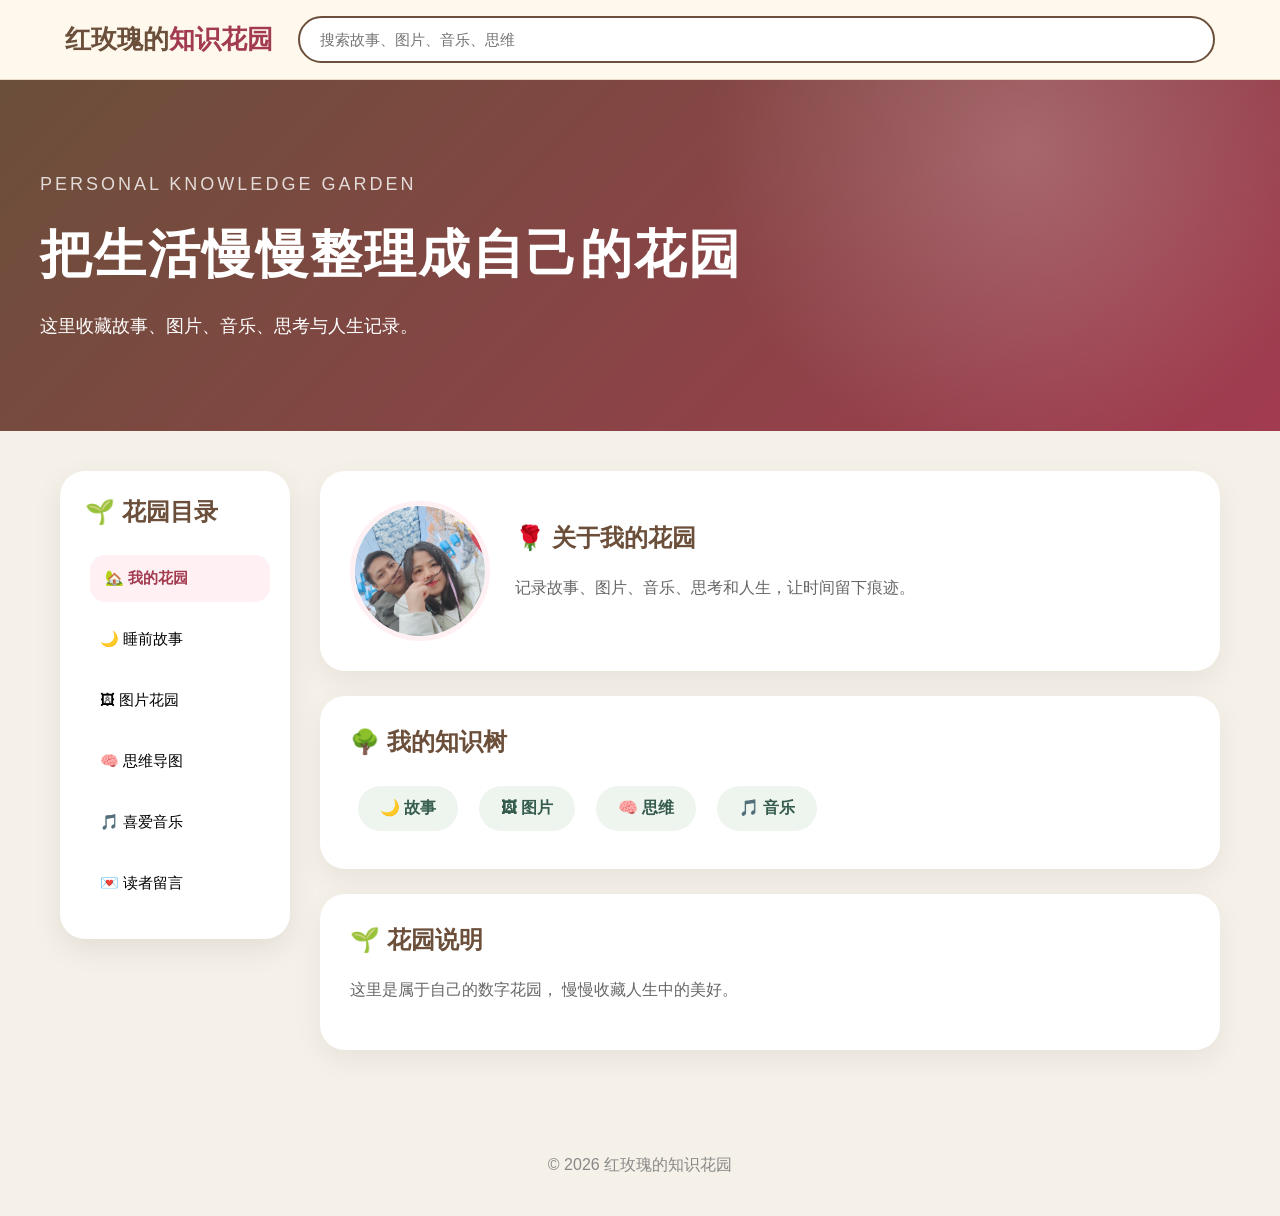
<file: index.html>
<!DOCTYPE html>
<html lang="zh-CN">

<head>

<meta charset="UTF-8">

<meta name="viewport" content="width=device-width, initial-scale=1.0">

<title>红玫瑰的知识花园</title>

<link rel="stylesheet" href="style.css">

</head>


<body>


<!-- 顶部导航 -->

<header class="topbar">

<div class="topbar-inner">


<div class="logo" onclick="showHome()">

红玫瑰的<span>知识花园</span>

</div>


<input class="search"
placeholder="搜索故事、图片、音乐、思维">


</div>

</header>




<!-- 欢迎区域 -->


<section class="hero">


<div class="hero-inner">


<p class="english">

PERSONAL KNOWLEDGE GARDEN

</p>


<h1>

把生活慢慢整理成自己的花园

</h1>


<p>

这里收藏故事、图片、音乐、思考与人生记录。

</p>


</div>


</section>






<!-- 主体 -->


<main class="container">



<!-- 左侧菜单 -->


<aside class="sidebar">


<h2>

🌱 花园目录

</h2>



<div class="menu">


<button class="active"
onclick="showHome()">

🏡 我的花园

</button>



<button onclick="showPage('story')">

🌙 睡前故事

</button>



<button onclick="showPage('photo')">

🖼 图片花园

</button>



<button onclick="showPage('mind')">

🧠 思维导图

</button>



<button onclick="showPage('music')">

🎵 喜爱音乐

</button>



<button onclick="showPage('message')">

💌 读者留言

</button>



</div>


</aside>







<!-- 右侧内容 -->


<section id="content">



<div class="box profile">


<img class="avatar"
src="assets/images/avatar.jpg"
alt="我的头像">



<div>


<h2>

🌹 关于我的花园

</h2>


<p>

记录故事、图片、音乐、思考和人生，让时间留下痕迹。

</p>


</div>



</div>







<div class="box tree">


<h2>

🌳 我的知识树

</h2>



<span>
🌙 故事
</span>


<span>
🖼 图片
</span>


<span>
🧠 思维
</span>


<span>
🎵 音乐
</span>



</div>







<div class="box">


<h2>

🌱 花园说明

</h2>


<p>

这里是属于自己的数字花园，
慢慢收藏人生中的美好。

</p>


</div>




</section>



</main>







<footer>

© 2026 红玫瑰的知识花园

</footer>







<script>


// 首页


function showHome(){


document.getElementById("content").innerHTML=`



<div class="box profile">


<img class="avatar"
src="assets/images/avatar.jpg"
alt="我的头像">



<div>


<h2>

🌹 关于我的花园

</h2>


<p>

记录故事、图片、音乐、思考和人生。

</p>


</div>


</div>





<div class="box tree">


<h2>

🌳 我的知识树

</h2>


<span>
🌙 故事
</span>


<span>
🖼 图片
</span>


<span>
🧠 思维
</span>


<span>
🎵 音乐
</span>



</div>


`;

}




// 分类页面


function showPage(type){



let content=document.getElementById("content");



let pages={



story:



`

<div class="box">


<h2>

🌙 睡前故事

</h2>



<h3>

我的第一个睡前故事

</h3>



<p>

在这里记录温柔的故事，陪伴每一个夜晚。

</p>



<audio controls>


<source src="assets/audio/story001.m4a"
type="audio/mp4">


</audio>


</div>


`,







photo:



`

<div class="box gallery">


<h2>

🖼 图片花园

</h2>



<p>

这里保存生活照片、美好瞬间和收藏图片。

</p>



<img src="assets/images/photo001.jpg"
alt="照片">



</div>


`,







mind:



`

<div class="box">


<h2>

🧠 思维导图

</h2>



<p>

整理阅读、学习和人生规划。

</p>



<img class="mindmap-img"
src="assets/mindmap/map001.svg"
alt="思维导图">


</div>


`,








music:



`

<div class="box">


<h2>

🎵 喜爱音乐

</h2>



<p>

收藏喜欢的音乐，让声音留下记忆。

</p>



<audio controls>


<source src="assets/audio/music001.mp3">


</audio>


</div>


`,









message:



`

<div class="box">


<h2>

💌 读者留言

</h2>



<p>

欢迎留下你的想法。

</p>



<textarea
placeholder="写下你的留言...">

</textarea>



</div>


`



};




content.innerHTML=pages[type];



}



</script>




</body>

</html>
</file>
<file: style.css>
/* ===============================
   红玫瑰的知识花园
   style.css
   =============================== */


/* 基础 */

*{
box-sizing:border-box;
}


html{
scroll-behavior:smooth;
}


body{

margin:0;

background:#f5f1e8;

color:#333;

font-family:
"Microsoft YaHei",
"PingFang SC",
Arial,
sans-serif;

}


img{

max-width:100%;

}


/* ===============================
   顶部导航
   =============================== */


.topbar{

position:sticky;

top:0;

z-index:100;

background:#fff8ed;

border-bottom:1px solid #eadbc8;

}



.topbar-inner{

max-width:1200px;

margin:auto;

padding:16px 25px;

display:flex;

align-items:center;

gap:25px;

}



.logo{

font-size:26px;

font-weight:800;

color:#6b4f3a;

cursor:pointer;

white-space:nowrap;

}



.logo span{

color:#a23b50;

}




.search{

flex:1;

padding:13px 20px;

border-radius:30px;

border:2px solid #6b4f3a;

outline:none;

font-size:15px;

}




/* ===============================
   首页欢迎区域
   =============================== */


.hero{


background:

radial-gradient(
circle at 80% 20%,
rgba(255,255,255,.2),
transparent 30%
),


linear-gradient(
135deg,
#6b4f3a,
#a23b50
);


color:white;

padding:70px 30px;

}



.hero-inner{

max-width:1200px;

margin:auto;

}



.english{

letter-spacing:3px;

font-size:14px;

opacity:.8;

}



.hero h1{

font-size:52px;

margin:20px 0;

letter-spacing:2px;

}



.hero p{

font-size:18px;

line-height:1.8;

max-width:700px;

}





/* ===============================
   主体布局
   =============================== */


.container{

max-width:1200px;

margin:40px auto;

padding:0 20px;

display:grid;

grid-template-columns:230px 1fr;

gap:30px;

}



/* ===============================
   左侧菜单
   =============================== */


.sidebar{


background:white;

padding:25px;

border-radius:25px;

height:max-content;

position:sticky;

top:100px;


box-shadow:

0 10px 30px rgba(0,0,0,.08);


}



.sidebar h2{

margin-top:0;

color:#6b4f3a;

}



.menu button{


width:100%;

padding:14px 15px;

margin:7px 0;


border:none;

background:white;


border-radius:15px;


cursor:pointer;


text-align:left;


font-size:15px;


transition:.25s;


}



.menu button:hover,
.menu button.active{


background:#fff0f3;

color:#a23b50;

font-weight:bold;

transform:translateX(5px);


}





/* ===============================
   内容卡片
   =============================== */


.box{


background:white;


border-radius:25px;


padding:30px;


margin-bottom:25px;


box-shadow:

0 10px 30px rgba(0,0,0,.06);


transition:.3s;


}



.box:hover{


transform:translateY(-3px);


}



.box h2{


margin-top:0;


color:#6b4f3a;


}



.box p{


line-height:1.8;


color:#666;


}





/* ===============================
   头像
   =============================== */


.profile{


display:flex;


align-items:center;


gap:25px;


}



.avatar{


width:140px;


height:140px;


border-radius:50%;


object-fit:cover;


border:5px solid #fff0f3;


}





/* ===============================
   知识树
   =============================== */


.tree span{


display:inline-block;


padding:12px 22px;


margin:8px;


background:#edf5ee;


color:#355c4d;


border-radius:30px;


font-weight:bold;


}




/* ===============================
   图片花园
   =============================== */


.gallery img{


width:220px;


height:220px;


object-fit:cover;


border-radius:20px;


margin:10px;


box-shadow:

0 8px 20px rgba(0,0,0,.1);


transition:.3s;


}



.gallery img:hover{


transform:scale(1.05);


}





/* ===============================
   思维导图
   =============================== */


.mindmap-img{


width:80%;


max-width:700px;


border-radius:20px;


box-shadow:

0 10px 30px rgba(0,0,0,.1);


}




/* ===============================
   音频
   =============================== */


audio{


width:100%;


margin-top:20px;


}





/* ===============================
   留言
   =============================== */


textarea{


width:100%;


height:160px;


padding:15px;


border-radius:15px;


border:1px solid #ddd;


font-size:15px;


resize:none;


}





/* ===============================
   页脚
   =============================== */


footer{


text-align:center;


padding:40px;


color:#888;


}





/* ===============================
   手机适配
   =============================== */


@media(max-width:900px){



.container{


grid-template-columns:1fr;


}



.sidebar{


position:static;


}



.hero h1{


font-size:36px;


}



.profile{


flex-direction:column;


text-align:center;


}



}
</file>
